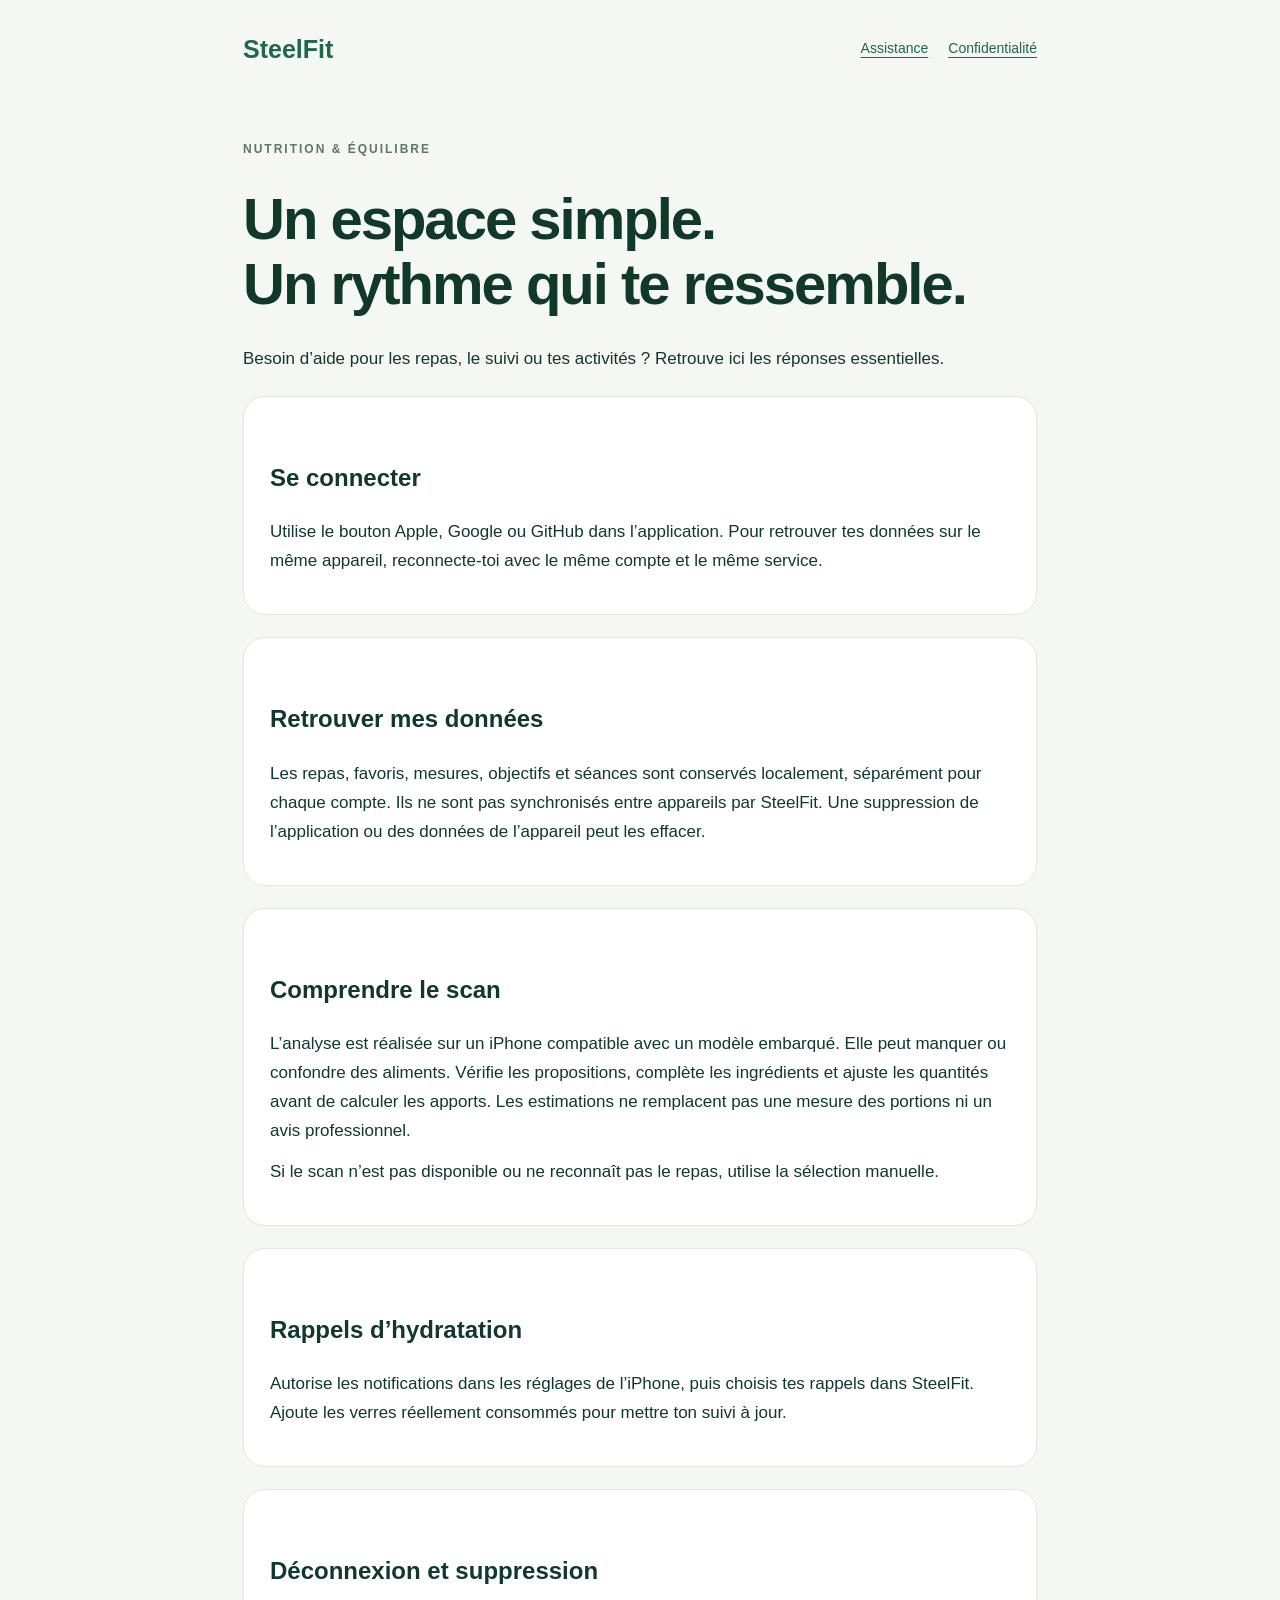
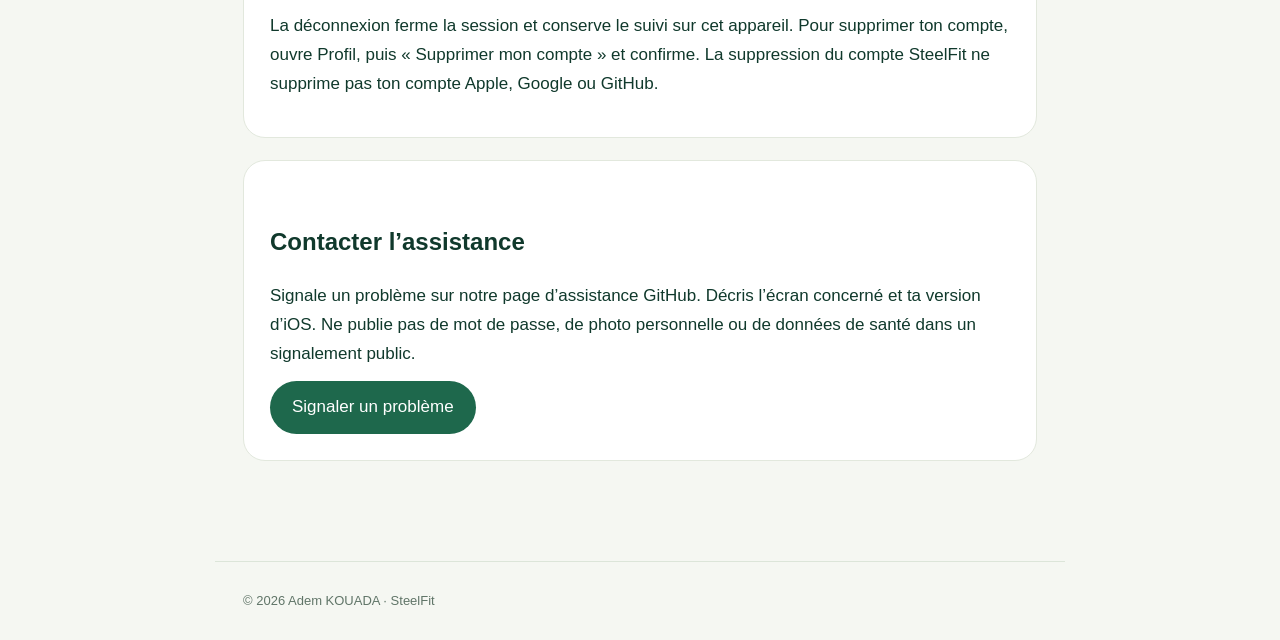
<file: index.html>
<!doctype html><html lang="fr"><meta charset="utf-8"><meta name="viewport" content="width=device-width,initial-scale=1"><title>SteelFit — Assistance</title><link rel="stylesheet" href="style.css"><header><a class="brand" href="index.html">SteelFit</a><nav><a href="index.html">Assistance</a><a href="confidentialite.html">Confidentialité</a></nav></header><main><p class="eyebrow">Nutrition & équilibre</p><h1>Un espace simple.<br>Un rythme qui te ressemble.</h1><p>Besoin d’aide pour les repas, le suivi ou tes activités ? Retrouve ici les réponses essentielles.</p><section><h2>Se connecter</h2><p>Utilise le bouton Apple, Google ou GitHub dans l’application. Pour retrouver tes données sur le même appareil, reconnecte-toi avec le même compte et le même service.</p></section><section><h2>Retrouver mes données</h2><p>Les repas, favoris, mesures, objectifs et séances sont conservés localement, séparément pour chaque compte. Ils ne sont pas synchronisés entre appareils par SteelFit. Une suppression de l’application ou des données de l’appareil peut les effacer.</p></section><section><h2>Comprendre le scan</h2><p>L’analyse est réalisée sur un iPhone compatible avec un modèle embarqué. Elle peut manquer ou confondre des aliments. Vérifie les propositions, complète les ingrédients et ajuste les quantités avant de calculer les apports. Les estimations ne remplacent pas une mesure des portions ni un avis professionnel.</p><p>Si le scan n’est pas disponible ou ne reconnaît pas le repas, utilise la sélection manuelle.</p></section><section><h2>Rappels d’hydratation</h2><p>Autorise les notifications dans les réglages de l’iPhone, puis choisis tes rappels dans SteelFit. Ajoute les verres réellement consommés pour mettre ton suivi à jour.</p></section><section><h2>Déconnexion et suppression</h2><p>La déconnexion ferme la session et conserve le suivi sur cet appareil. Pour supprimer ton compte, ouvre Profil, puis « Supprimer mon compte » et confirme. La suppression du compte SteelFit ne supprime pas ton compte Apple, Google ou GitHub.</p></section><section><h2>Contacter l’assistance</h2><p>Signale un problème sur notre page d’assistance GitHub. Décris l’écran concerné et ta version d’iOS. Ne publie pas de mot de passe, de photo personnelle ou de données de santé dans un signalement public.</p><a class="button" href="https://github.com/Adem90web/steelfit-support/issues/new">Signaler un problème</a></section></main><footer>© 2026 Adem KOUADA · SteelFit</footer></html>
</file>
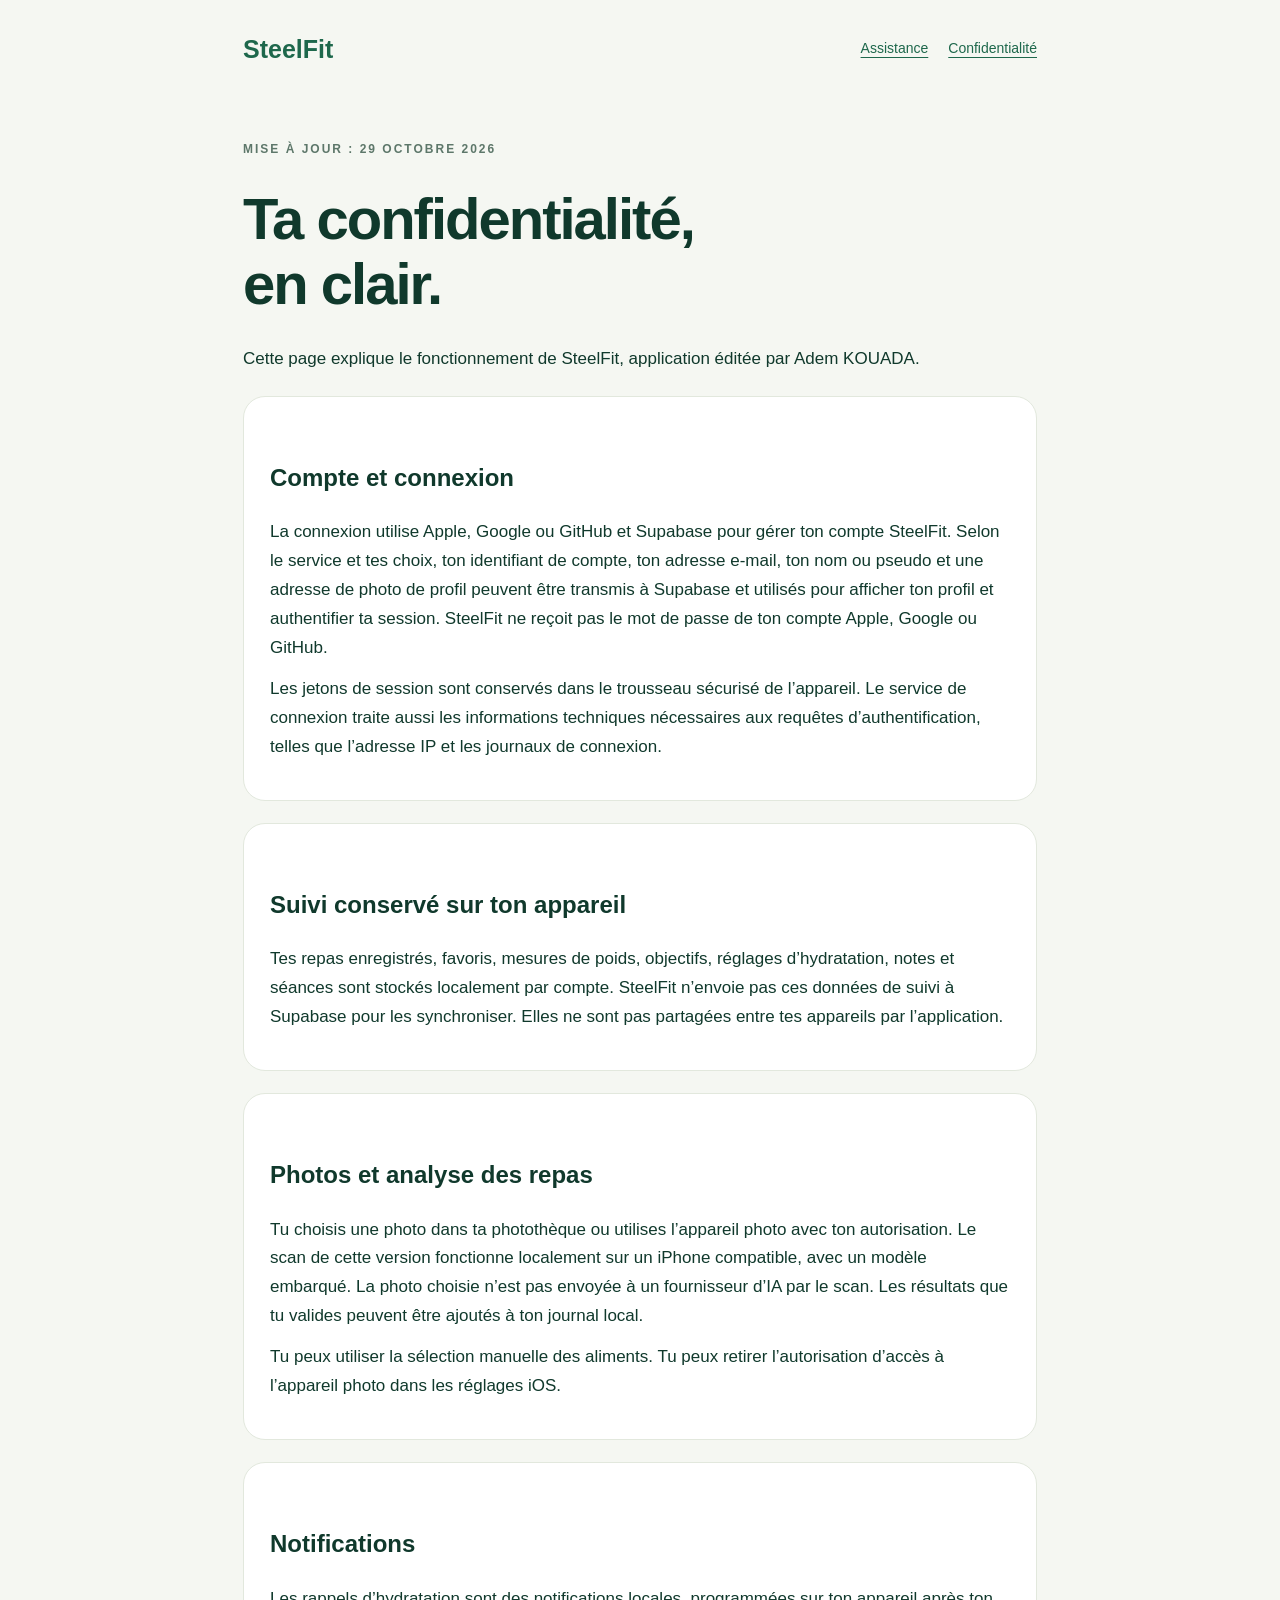
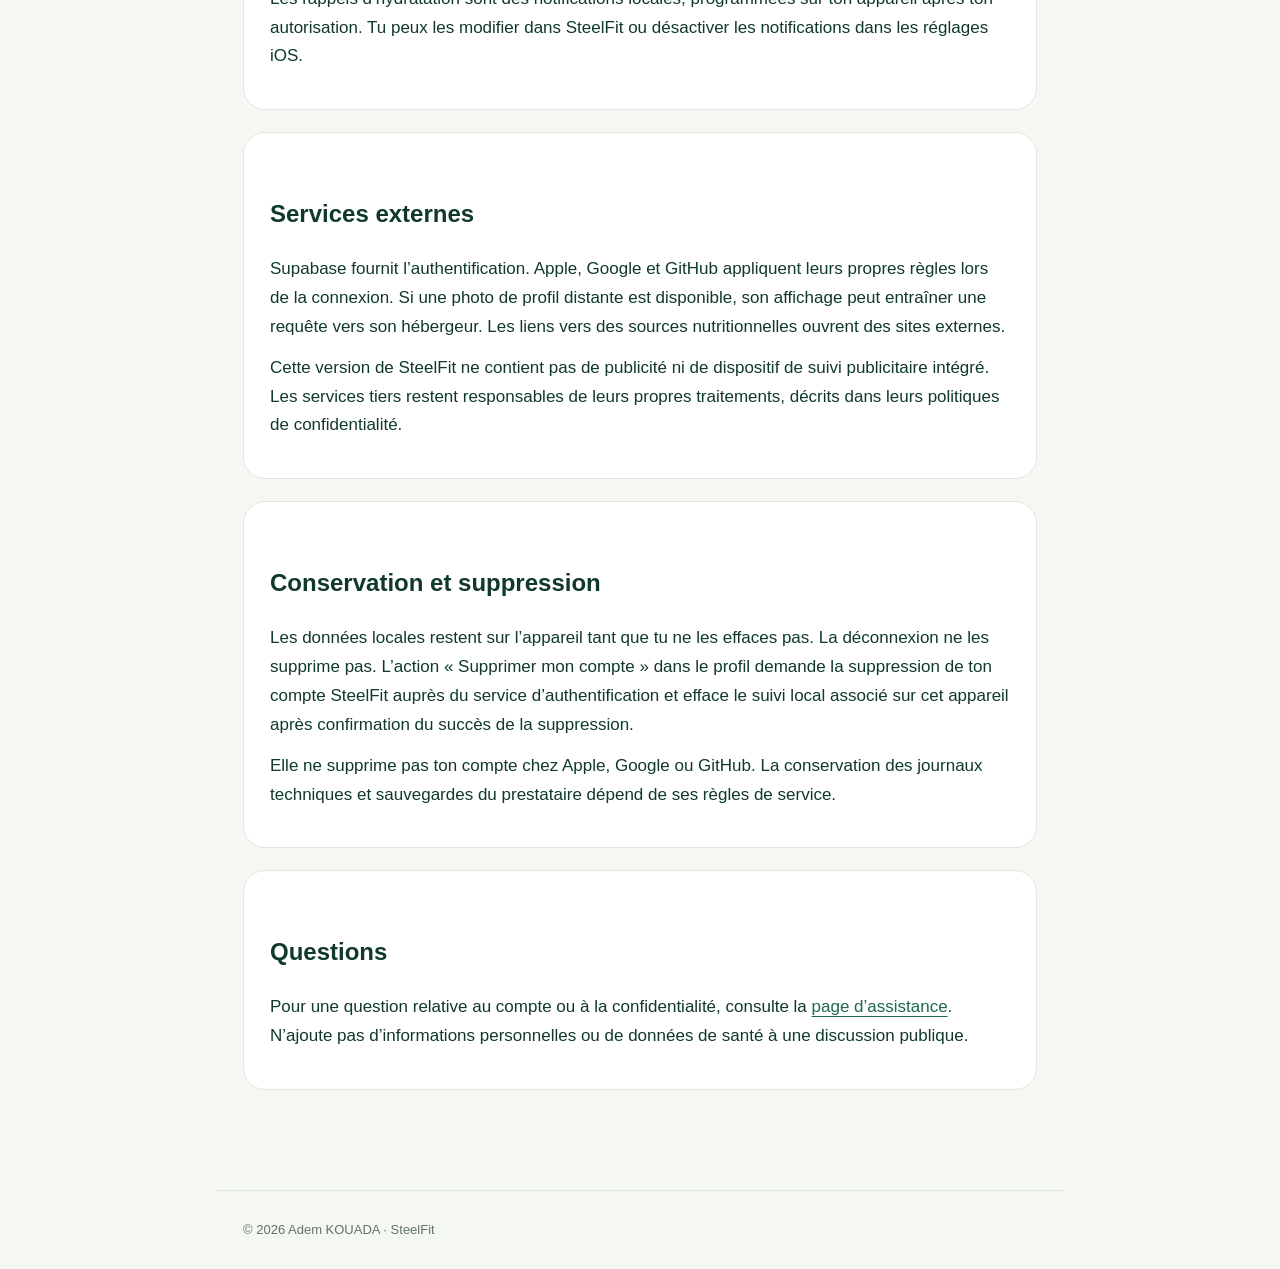
<file: confidentialite.html>
<!doctype html><html lang="fr"><meta charset="utf-8"><meta name="viewport" content="width=device-width,initial-scale=1"><title>SteelFit — Confidentialité</title><link rel="stylesheet" href="style.css"><header><a class="brand" href="index.html">SteelFit</a><nav><a href="index.html">Assistance</a><a href="confidentialite.html">Confidentialité</a></nav></header><main><p class="eyebrow">Mise à jour : 29 octobre 2026</p><h1>Ta confidentialité,<br>en clair.</h1><p>Cette page explique le fonctionnement de SteelFit, application éditée par Adem KOUADA.</p><section><h2>Compte et connexion</h2><p>La connexion utilise Apple, Google ou GitHub et Supabase pour gérer ton compte SteelFit. Selon le service et tes choix, ton identifiant de compte, ton adresse e-mail, ton nom ou pseudo et une adresse de photo de profil peuvent être transmis à Supabase et utilisés pour afficher ton profil et authentifier ta session. SteelFit ne reçoit pas le mot de passe de ton compte Apple, Google ou GitHub.</p><p>Les jetons de session sont conservés dans le trousseau sécurisé de l’appareil. Le service de connexion traite aussi les informations techniques nécessaires aux requêtes d’authentification, telles que l’adresse IP et les journaux de connexion.</p></section><section><h2>Suivi conservé sur ton appareil</h2><p>Tes repas enregistrés, favoris, mesures de poids, objectifs, réglages d’hydratation, notes et séances sont stockés localement par compte. SteelFit n’envoie pas ces données de suivi à Supabase pour les synchroniser. Elles ne sont pas partagées entre tes appareils par l’application.</p></section><section><h2>Photos et analyse des repas</h2><p>Tu choisis une photo dans ta photothèque ou utilises l’appareil photo avec ton autorisation. Le scan de cette version fonctionne localement sur un iPhone compatible, avec un modèle embarqué. La photo choisie n’est pas envoyée à un fournisseur d’IA par le scan. Les résultats que tu valides peuvent être ajoutés à ton journal local.</p><p>Tu peux utiliser la sélection manuelle des aliments. Tu peux retirer l’autorisation d’accès à l’appareil photo dans les réglages iOS.</p></section><section><h2>Notifications</h2><p>Les rappels d’hydratation sont des notifications locales, programmées sur ton appareil après ton autorisation. Tu peux les modifier dans SteelFit ou désactiver les notifications dans les réglages iOS.</p></section><section><h2>Services externes</h2><p>Supabase fournit l’authentification. Apple, Google et GitHub appliquent leurs propres règles lors de la connexion. Si une photo de profil distante est disponible, son affichage peut entraîner une requête vers son hébergeur. Les liens vers des sources nutritionnelles ouvrent des sites externes.</p><p>Cette version de SteelFit ne contient pas de publicité ni de dispositif de suivi publicitaire intégré. Les services tiers restent responsables de leurs propres traitements, décrits dans leurs politiques de confidentialité.</p></section><section><h2>Conservation et suppression</h2><p>Les données locales restent sur l’appareil tant que tu ne les effaces pas. La déconnexion ne les supprime pas. L’action « Supprimer mon compte » dans le profil demande la suppression de ton compte SteelFit auprès du service d’authentification et efface le suivi local associé sur cet appareil après confirmation du succès de la suppression.</p><p>Elle ne supprime pas ton compte chez Apple, Google ou GitHub. La conservation des journaux techniques et sauvegardes du prestataire dépend de ses règles de service.</p></section><section><h2>Questions</h2><p>Pour une question relative au compte ou à la confidentialité, consulte la <a href="index.html">page d’assistance</a>. N’ajoute pas d’informations personnelles ou de données de santé à une discussion publique.</p></section></main><footer>© 2026 Adem KOUADA · SteelFit</footer></html>
</file>
<file: style.css>
:root{color-scheme:light;--ink:#10392c;--green:#1e684c;--paper:#f5f7f2}*{box-sizing:border-box}body{margin:0;background:var(--paper);color:var(--ink);font:17px/1.7 -apple-system,BlinkMacSystemFont,"Segoe UI",sans-serif}header,main,footer{max-width:850px;margin:auto;padding:28px}header{display:flex;align-items:center;justify-content:space-between;gap:20px}a{color:var(--green);text-underline-offset:4px}nav{display:flex;gap:20px;font-size:14px}.brand{font-size:25px;font-weight:750;text-decoration:none}h1{font-size:clamp(35px,7vw,58px);line-height:1.12;letter-spacing:-2px;margin:28px 0}h2{font-size:24px;margin-top:35px}section{background:white;border:1px solid #e2e8dd;border-radius:22px;padding:26px;margin:22px 0}p{margin:12px 0}.eyebrow{text-transform:uppercase;letter-spacing:2px;font-size:12px;font-weight:650;color:#5d776a}footer{font-size:13px;color:#607568;border-top:1px solid #dce5d9;margin-top:50px}.button{display:inline-block;background:var(--green);color:white;border-radius:30px;padding:12px 22px;text-decoration:none}li{margin:8px 0}
</file>
